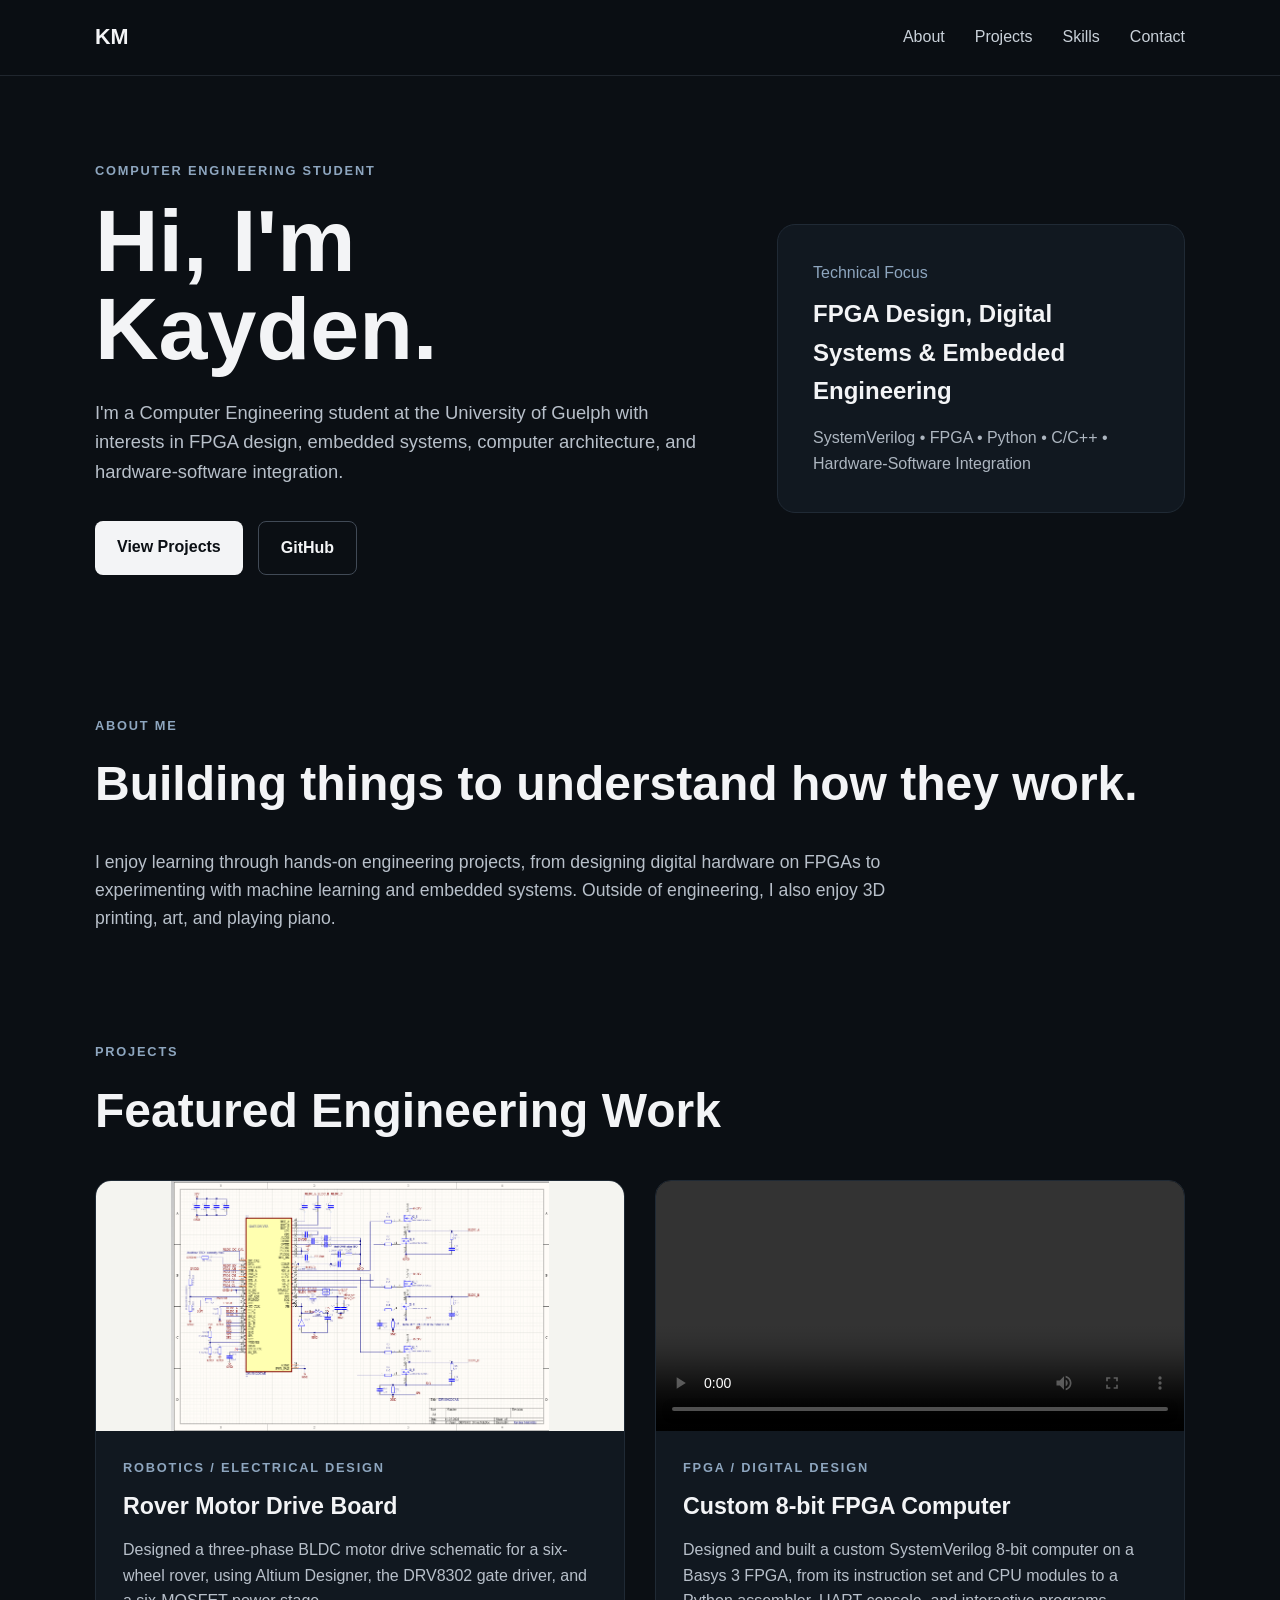
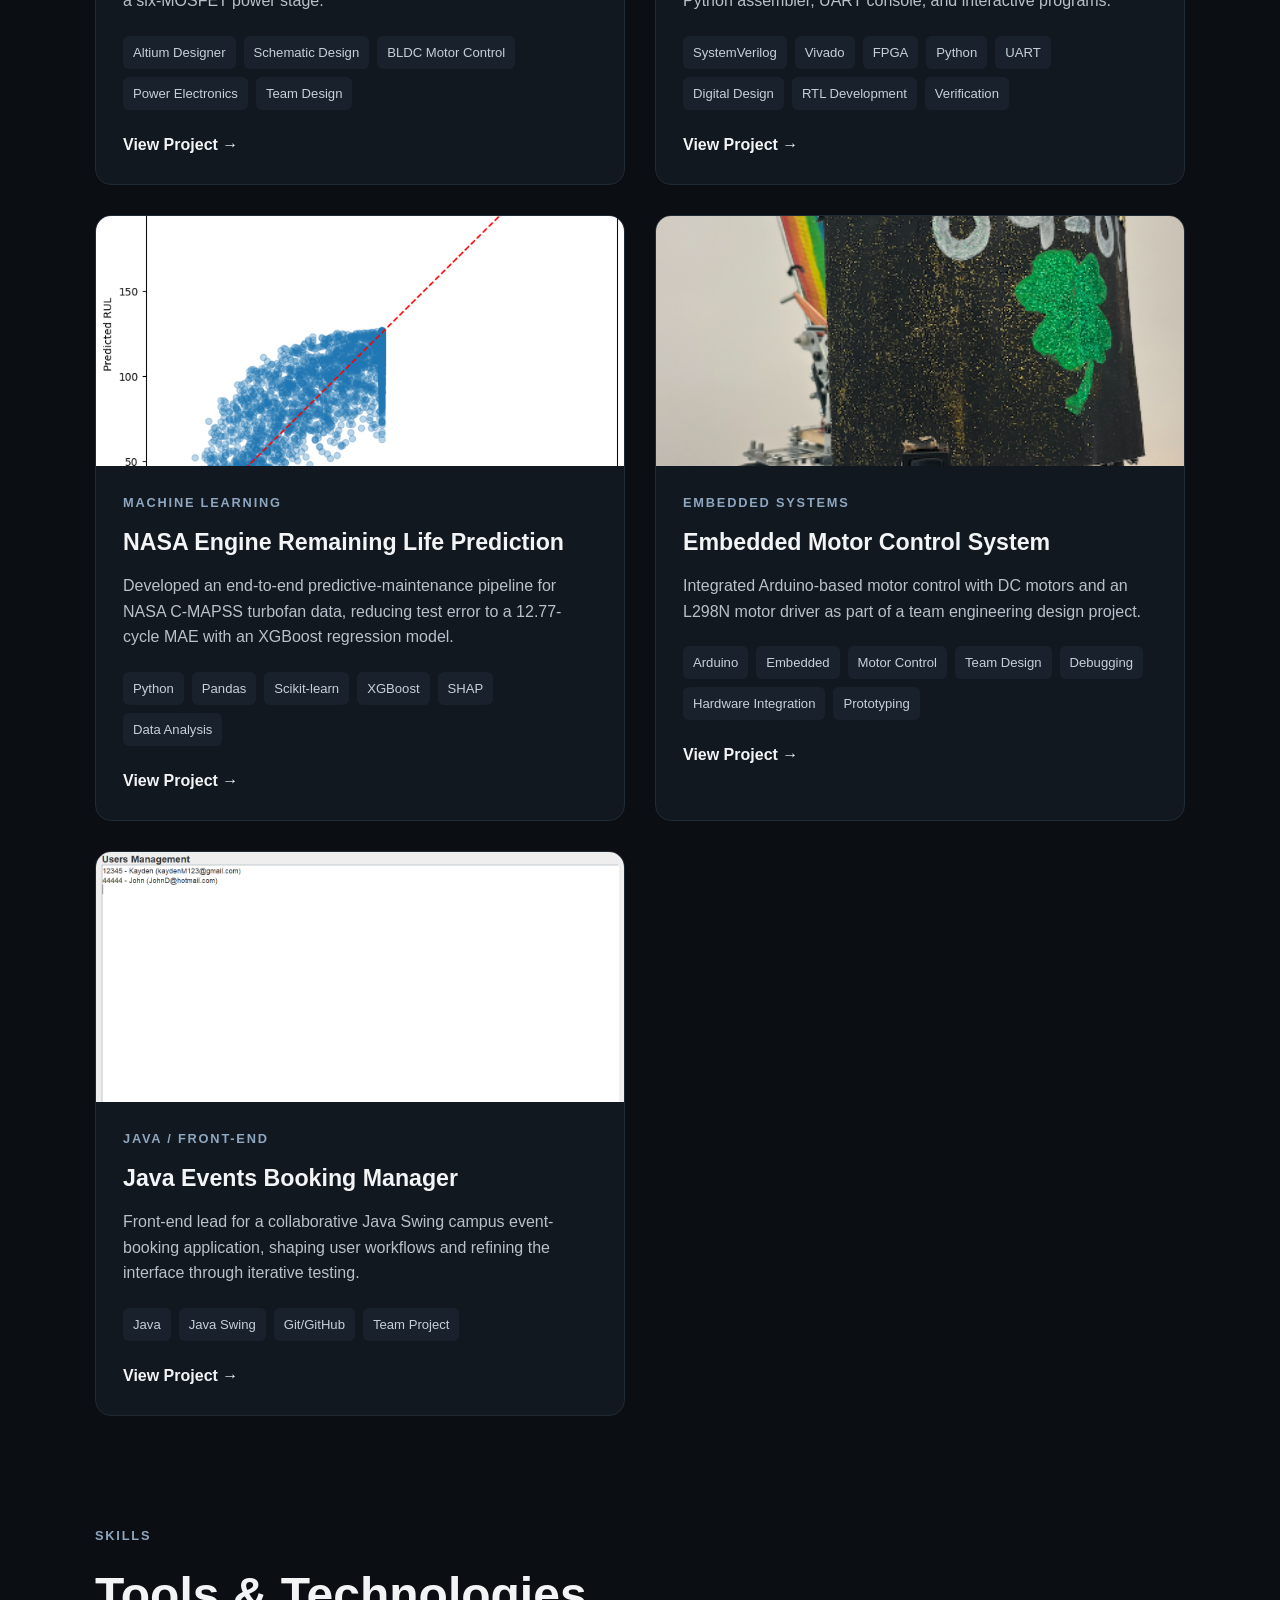
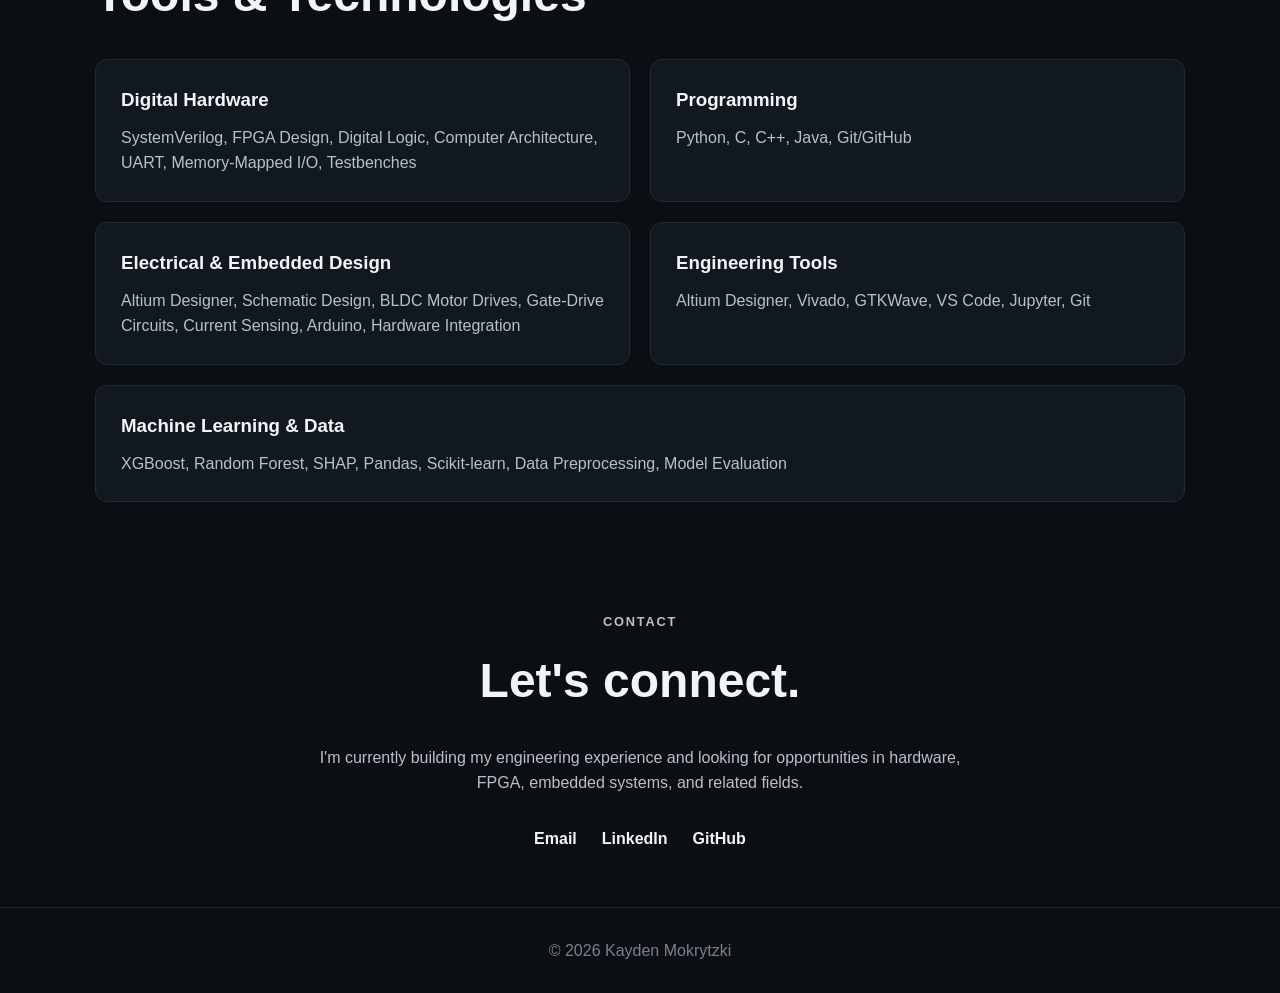
<file: index.html>
<!-- index.html -->
<!DOCTYPE html>
<html lang="en">
<head>
  <meta charset="UTF-8">
  <meta name="viewport" content="width=device-width, initial-scale=1.0">

  <title>Kayden Mokrytzki | Computer Engineering Portfolio</title>

  <link rel="stylesheet" href="style.css">
</head>
<body>

  <!-- NAVBAR -->
  <header>
    <nav class="navbar">
      <a href="#" class="logo">KM</a>

      <ul class="nav-links">
        <li><a href="#about">About</a></li>
        <li><a href="#projects">Projects</a></li>
        <li><a href="#skills">Skills</a></li>
        <li><a href="#contact">Contact</a></li>
      </ul>
    </nav>
  </header>

  <!-- HERO -->
  <main>
    <section class="hero">
      <div class="hero-text">
        <p class="eyebrow">COMPUTER ENGINEERING STUDENT</p>

        <h1>Hi, I'm Kayden.</h1>

        <p class="hero-description">
          I'm a Computer Engineering student at the University of Guelph
          with interests in FPGA design, embedded systems, computer architecture,
          and hardware-software integration.
        </p>

        <div class="hero-buttons">
          <a href="#projects" class="button primary-button">View Projects</a>

          <a
            href="https://github.com/kaydenmok/engineering-portfolio.git"
            target="_blank"
            class="button secondary-button"
          >
            GitHub
          </a>
        </div>
      </div>

      <div class="hero-card">
        <p>Technical Focus</p>
        <h2>FPGA Design, Digital Systems & Embedded Engineering</h2>
        <span>SystemVerilog • FPGA • Python • C/C++ • Hardware-Software Integration</span>
    </div>
    </section>

    <!-- ABOUT -->
    <section id="about" class="section">
      <p class="section-label">ABOUT ME</p>
      <h2>Building things to understand how they work.</h2>

      <p class="section-description">
        I enjoy learning through hands-on engineering projects, from designing
        digital hardware on FPGAs to experimenting with machine learning and
        embedded systems. Outside of engineering, I also enjoy 3D printing,
        art, and playing piano.
      </p>
    </section>

    <!-- PROJECTS -->
    <section id="projects" class="section">
      <p class="section-label">PROJECTS</p>
      <h2>Featured Engineering Work</h2>

      <div class="project-grid">

        <!-- ROBOTICS DRIVE BOARD -->
        <article class="project-card" data-project-url="projects/rover-drive-board.html" tabindex="0" role="link" aria-label="View Rover Motor Drive Board project">
          <div class="project-image project-image--schematic">
            <img src="images/DRVSCHEM.png" alt="Three-phase rover motor drive schematic in Altium Designer">
          </div>
          <div class="project-content">
            <p class="project-type">ROBOTICS / ELECTRICAL DESIGN</p>
            <h3>Rover Motor Drive Board</h3>
            <p>Designed a three-phase BLDC motor drive schematic for a six-wheel rover, using Altium Designer, the DRV8302 gate driver, and a six-MOSFET power stage.</p>
            <div class="tags"><span>Altium Designer</span><span>Schematic Design</span><span>BLDC Motor Control</span><span>Power Electronics</span><span>Team Design</span></div>
            <a href="projects/rover-drive-board.html" class="project-link">View Project →</a>
          </div>
        </article>

        <!-- FPGA PROJECT -->
        <article class="project-card" data-project-url="projects/fpga.html" tabindex="0" role="link" aria-label="View Custom 8-bit FPGA Computer project">
          <div class="project-image">
            <video controls preload="metadata" aria-label="Custom 8-bit FPGA computer demonstration video">
              <source src="videos/UART_calculator_demo.mp4" type="video/mp4">
              Your browser does not support this video format.
            </video>
          </div>

          <div class="project-content">
            <p class="project-type">FPGA / DIGITAL DESIGN</p>

            <h3>Custom 8-bit FPGA Computer</h3>

            <p>
              Designed and built a custom SystemVerilog 8-bit computer on a
              Basys 3 FPGA, from its instruction set and CPU modules to a
              Python assembler, UART console, and interactive programs.
            </p>

            <div class="tags">
              <span>SystemVerilog</span>
              <span>Vivado</span>
              <span>FPGA</span>
              <span>Python</span>
              <span>UART</span>
              <span>Digital Design</span>
              <span>RTL Development</span>
              <span>Verification</span>
            </div>

            <a href="projects/fpga.html" class="project-link">
              View Project →
            </a>
          </div>
        </article>

        <!-- NASA PROJECT -->
        <article class="project-card" data-project-url="projects/nasa-ml.html" tabindex="0" role="link" aria-label="View NASA Engine Remaining Life Prediction project">
          <div class="project-image">
            <img
              src="images/XGActualVsPredicted.png"
              alt="Actual versus predicted remaining useful life chart from the NASA engine prediction project"
            >
          </div>

          <div class="project-content">
            <p class="project-type">MACHINE LEARNING</p>

            <h3>NASA Engine Remaining Life Prediction</h3>

            <p>
              Developed an end-to-end predictive-maintenance pipeline for NASA
              C-MAPSS turbofan data, reducing test error to a 12.77-cycle MAE
              with an XGBoost regression model.
            </p>

            <div class="tags">
              <span>Python</span>
              <span>Pandas</span>
              <span>Scikit-learn</span>
              <span>XGBoost</span>
              <span>SHAP</span>
              <span>Data Analysis</span>
            </div>

            <a href="projects/nasa-ml.html" class="project-link">
              View Project →
            </a>
          </div>
        </article>

        <!-- MOTOR CONTROL PROJECT -->
        <article class="project-card" data-project-url="projects/motor-control.html" tabindex="0" role="link" aria-label="View Embedded Motor Control System project">
          <div class="project-image">
            <img
              src="images/TeddyBearWheelChair.png"
              alt="Small motorized wheelchair prototype used in the embedded motor control project"
            >
          </div>

          <div class="project-content">
            <p class="project-type">EMBEDDED SYSTEMS</p>

            <h3>Embedded Motor Control System</h3>

            <p>
              Integrated Arduino-based motor control with DC motors and an
              L298N motor driver as part of a team engineering design project.
            </p>

            <div class="tags">
              <span>Arduino</span>
              <span>Embedded</span>
              <span>Motor Control</span>
              <span>Team Design</span>
              <span>Debugging</span>
              <span>Hardware Integration</span>
              <span>Prototyping</span>
            </div>

            <a href="projects/motor-control.html" class="project-link">
              View Project →
            </a>
          </div>
        </article>

        <!-- JAVA EVENTS BOOKING MANAGER -->
        <article class="project-card" data-project-url="projects/java-events-booking.html" tabindex="0" role="link" aria-label="View Java Events Booking Manager Application project">
          <div class="project-image">
            <img
              src="images/Java_Events_Booking_Manager.png"
              alt="Java Events Booking Manager application interface"
            >
          </div>

          <div class="project-content">
            <p class="project-type">JAVA / FRONT-END</p>

            <h3>Java Events Booking Manager</h3>

            <p>
              Front-end lead for a collaborative Java Swing campus event-booking
              application, shaping user workflows and refining the interface
              through iterative testing.
            </p>

            <div class="tags">
              <span>Java</span>
              <span>Java Swing</span>
              <span>Git/GitHub</span>
              <span>Team Project</span>
            </div>

            <a href="projects/java-events-booking.html" class="project-link">
              View Project →
            </a>
          </div>
        </article>


      </div>
    </section>

    <!-- SKILLS -->
    <section id="skills" class="section">
      <p class="section-label">SKILLS</p>
      <h2>Tools & Technologies</h2>

      <div class="skills-grid">
        <div class="skill-card">
            <h3>Digital Hardware</h3>
            <p>
            SystemVerilog, FPGA Design, Digital Logic, Computer Architecture,
            UART, Memory-Mapped I/O, Testbenches
            </p>
        </div>

    <div class="skill-card">
        <h3>Programming</h3>
        <p>
        Python, C, C++, Java, Git/GitHub
        </p>
    </div>

    <div class="skill-card">
        <h3>Electrical &amp; Embedded Design</h3>
        <p>
        Altium Designer, Schematic Design, BLDC Motor Drives,
        Gate-Drive Circuits, Current Sensing, Arduino, Hardware Integration
        </p>
    </div>

    <div class="skill-card">
        <h3>Engineering Tools</h3>
        <p>
        Altium Designer, Vivado, GTKWave, VS Code, Jupyter, Git
        </p>
    </div>

    <div class="skill-card">
        <h3>Machine Learning & Data</h3>
        <p>
        XGBoost, Random Forest, SHAP, Pandas, Scikit-learn,
        Data Preprocessing, Model Evaluation
        </p>
    </div>
    </div>
    </section>

    <!-- CONTACT -->
    <section id="contact" class="section contact-section">
      <p class="section-label">CONTACT</p>

      <h2>Let's connect.</h2>

      <p>
        I'm currently building my engineering experience and looking for
        opportunities in hardware, FPGA, embedded systems, and related fields.
      </p>

      <div class="contact-links">
        <a href="mailto:kaydenmokrytzki@gmail.com">Email</a>

        <a
          href="https://www.linkedin.com/in/kayden-mokrytzki"
          target="_blank"
        >
          LinkedIn
        </a>

        <a
          href="https://github.com/"
          target="_blank"
        >
          GitHub
        </a>
      </div>
    </section>
  </main>

  <footer>
    <p>© <span id="year"></span> Kayden Mokrytzki</p>
  </footer>

  <script src="script.js"></script>
</body>
</html>
</file>
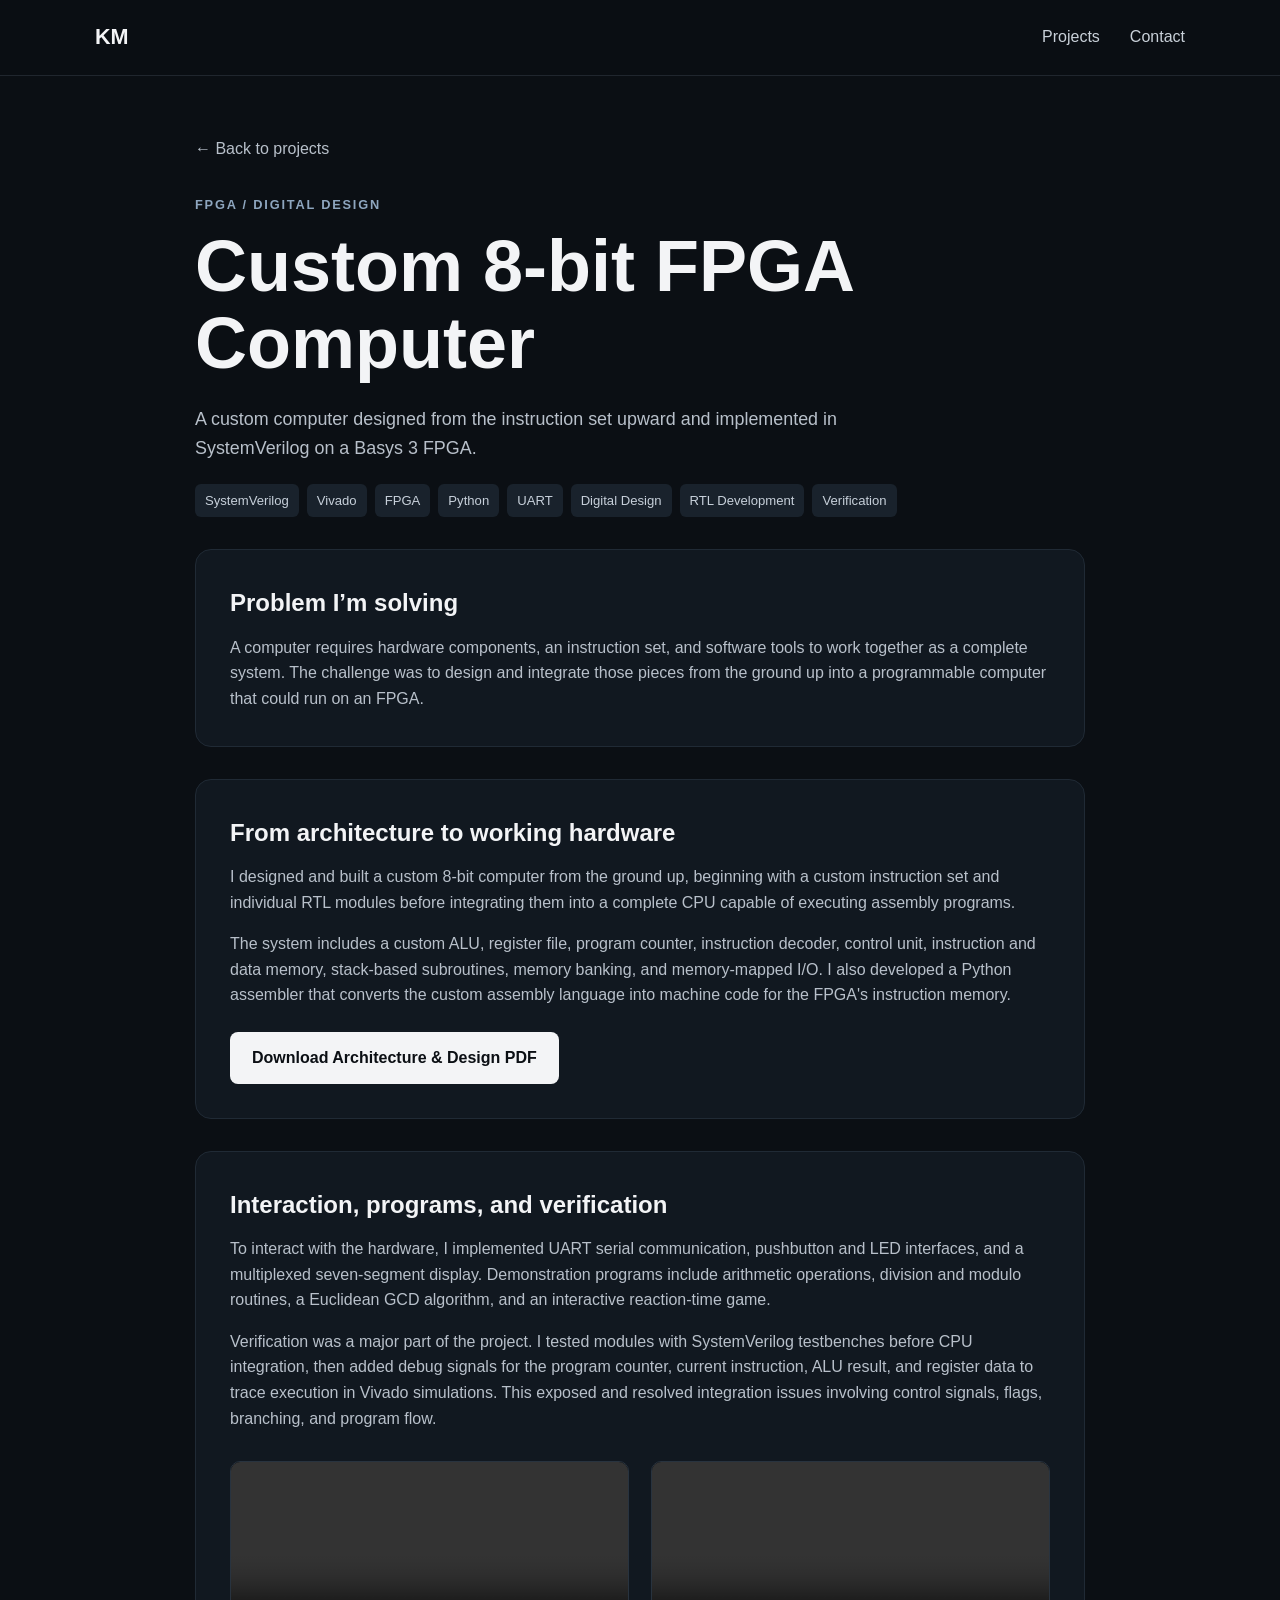
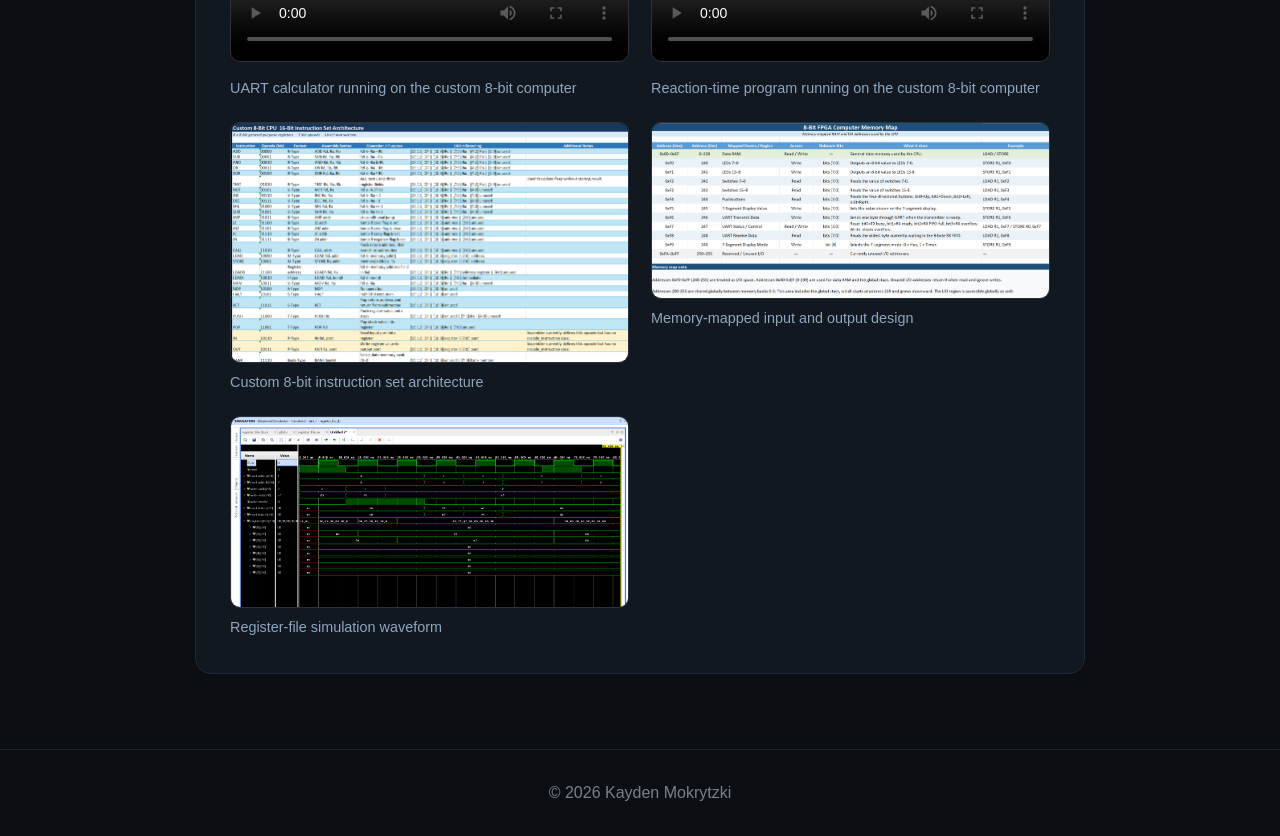
<file: projects/fpga.html>
<!DOCTYPE html>
<html lang="en"><head><meta charset="UTF-8"><meta name="viewport" content="width=device-width, initial-scale=1.0"><title>Custom 8-bit FPGA Computer | Kayden Mokrytzki</title><link rel="stylesheet" href="../style.css"></head>
<body><header><nav class="navbar"><a href="../index.html" class="logo">KM</a><ul class="nav-links"><li><a href="../index.html#projects">Projects</a></li><li><a href="../index.html#contact">Contact</a></li></ul></nav></header><main class="project-page"><a class="back-link" href="../index.html#projects">← Back to projects</a><div class="project-intro"><p class="project-type">FPGA / DIGITAL DESIGN</p><h1>Custom 8-bit FPGA Computer</h1><p>A custom computer designed from the instruction set upward and implemented in SystemVerilog on a Basys 3 FPGA.</p><div class="tags"><span>SystemVerilog</span><span>Vivado</span><span>FPGA</span><span>Python</span><span>UART</span></div></div><section class="project-detail"><h2>Problem I’m solving</h2><p>A computer requires hardware components, an instruction set, and software tools to work together as a complete system. The challenge was to design and integrate those pieces from the ground up into a programmable computer that could run on an FPGA.</p></section><section class="project-detail"><h2>From architecture to working hardware</h2><p>I designed and built a custom 8-bit computer from the ground up, beginning with a custom instruction set and individual RTL modules before integrating them into a complete CPU capable of executing assembly programs.</p><p>The system includes a custom ALU, register file, program counter, instruction decoder, control unit, instruction and data memory, stack-based subroutines, memory banking, and memory-mapped I/O. I also developed a Python assembler that converts the custom assembly language into machine code for the FPGA's instruction memory.</p><a class="button download-button" href="../downloads/Architecture%20%26%20Design.pdf" download>Download Architecture &amp; Design PDF</a></section><section class="project-detail"><h2>Interaction, programs, and verification</h2><p>To interact with the hardware, I implemented UART serial communication, pushbutton and LED interfaces, and a multiplexed seven-segment display. Demonstration programs include arithmetic operations, division and modulo routines, a Euclidean GCD algorithm, and an interactive reaction-time game.</p><p>Verification was a major part of the project. I tested modules with SystemVerilog testbenches before CPU integration, then added debug signals for the program counter, current instruction, ALU result, and register data to trace execution in Vivado simulations. This exposed and resolved integration issues involving control signals, flags, branching, and program flow.</p><div class="media-gallery"><figure><video controls preload="metadata"><source src="../videos/UART_calculator_demo.mp4" type="video/mp4">Your browser does not support this video format.</video><figcaption>UART calculator running on the custom 8-bit computer</figcaption></figure><figure><video controls preload="metadata"><source src="../videos/reaction_time_game_demo.mp4" type="video/mp4">Your browser does not support this video format.</video><figcaption>Reaction-time program running on the custom 8-bit computer</figcaption></figure><figure><img src="../images/Custom8BitISA.png" alt="Custom 8-bit computer instruction set architecture"><figcaption>Custom 8-bit instruction set architecture</figcaption></figure><figure><img src="../images/Memory_Mapped_IO.png" alt="Memory-mapped input and output design"><figcaption>Memory-mapped input and output design</figcaption></figure><figure><img src="../images/register_file_waveform.png" alt="Register file simulation waveform"><figcaption>Register-file simulation waveform</figcaption></figure></div></section></main><footer><p>© <span id="year"></span> Kayden Mokrytzki</p></footer><script src="../script.js"></script></body></html>
</file>
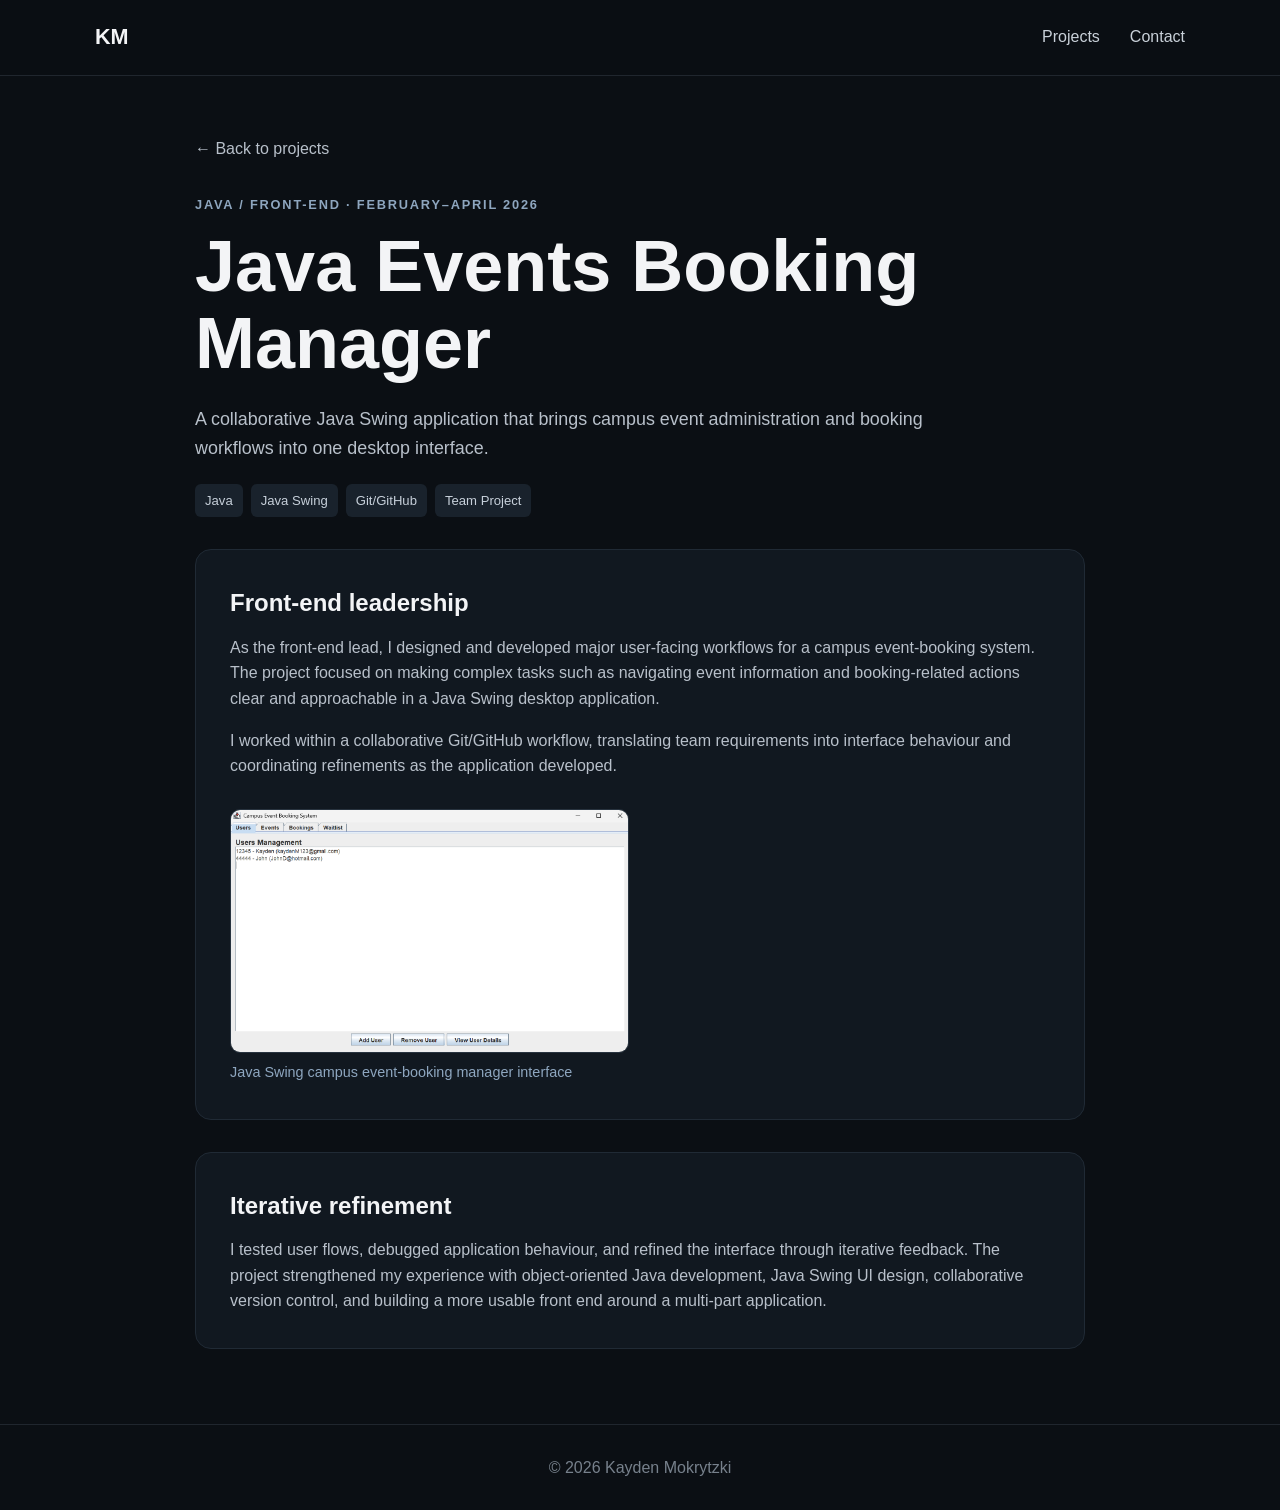
<file: projects/java-events-booking.html>
<!DOCTYPE html>
<html lang="en">
<head><meta charset="UTF-8"><meta name="viewport" content="width=device-width, initial-scale=1.0"><title>Java Events Booking Manager | Kayden Mokrytzki</title><link rel="stylesheet" href="../style.css"></head>
<body><header><nav class="navbar"><a href="../index.html" class="logo">KM</a><ul class="nav-links"><li><a href="../index.html#projects">Projects</a></li><li><a href="../index.html#contact">Contact</a></li></ul></nav></header>
<main class="project-page"><a class="back-link" href="../index.html#projects">← Back to projects</a><div class="project-intro"><p class="project-type">JAVA / FRONT-END · FEBRUARY–APRIL 2026</p><h1>Java Events Booking Manager</h1><p>A collaborative Java Swing application that brings campus event administration and booking workflows into one desktop interface.</p><div class="tags"><span>Java</span><span>Java Swing</span><span>Git/GitHub</span><span>Team Project</span></div></div><section class="project-detail"><h2>Front-end leadership</h2><p>As the front-end lead, I designed and developed major user-facing workflows for a campus event-booking system. The project focused on making complex tasks such as navigating event information and booking-related actions clear and approachable in a Java Swing desktop application.</p><p>I worked within a collaborative Git/GitHub workflow, translating team requirements into interface behaviour and coordinating refinements as the application developed.</p><div class="media-gallery"><figure><img src="../images/Java_Events_Booking_Manager.png" alt="Java Events Booking Manager application interface"><figcaption>Java Swing campus event-booking manager interface</figcaption></figure></div></section><section class="project-detail"><h2>Iterative refinement</h2><p>I tested user flows, debugged application behaviour, and refined the interface through iterative feedback. The project strengthened my experience with object-oriented Java development, Java Swing UI design, collaborative version control, and building a more usable front end around a multi-part application.</p></section></main><footer><p>© <span id="year"></span> Kayden Mokrytzki</p></footer><script src="../script.js"></script></body></html>
</file>
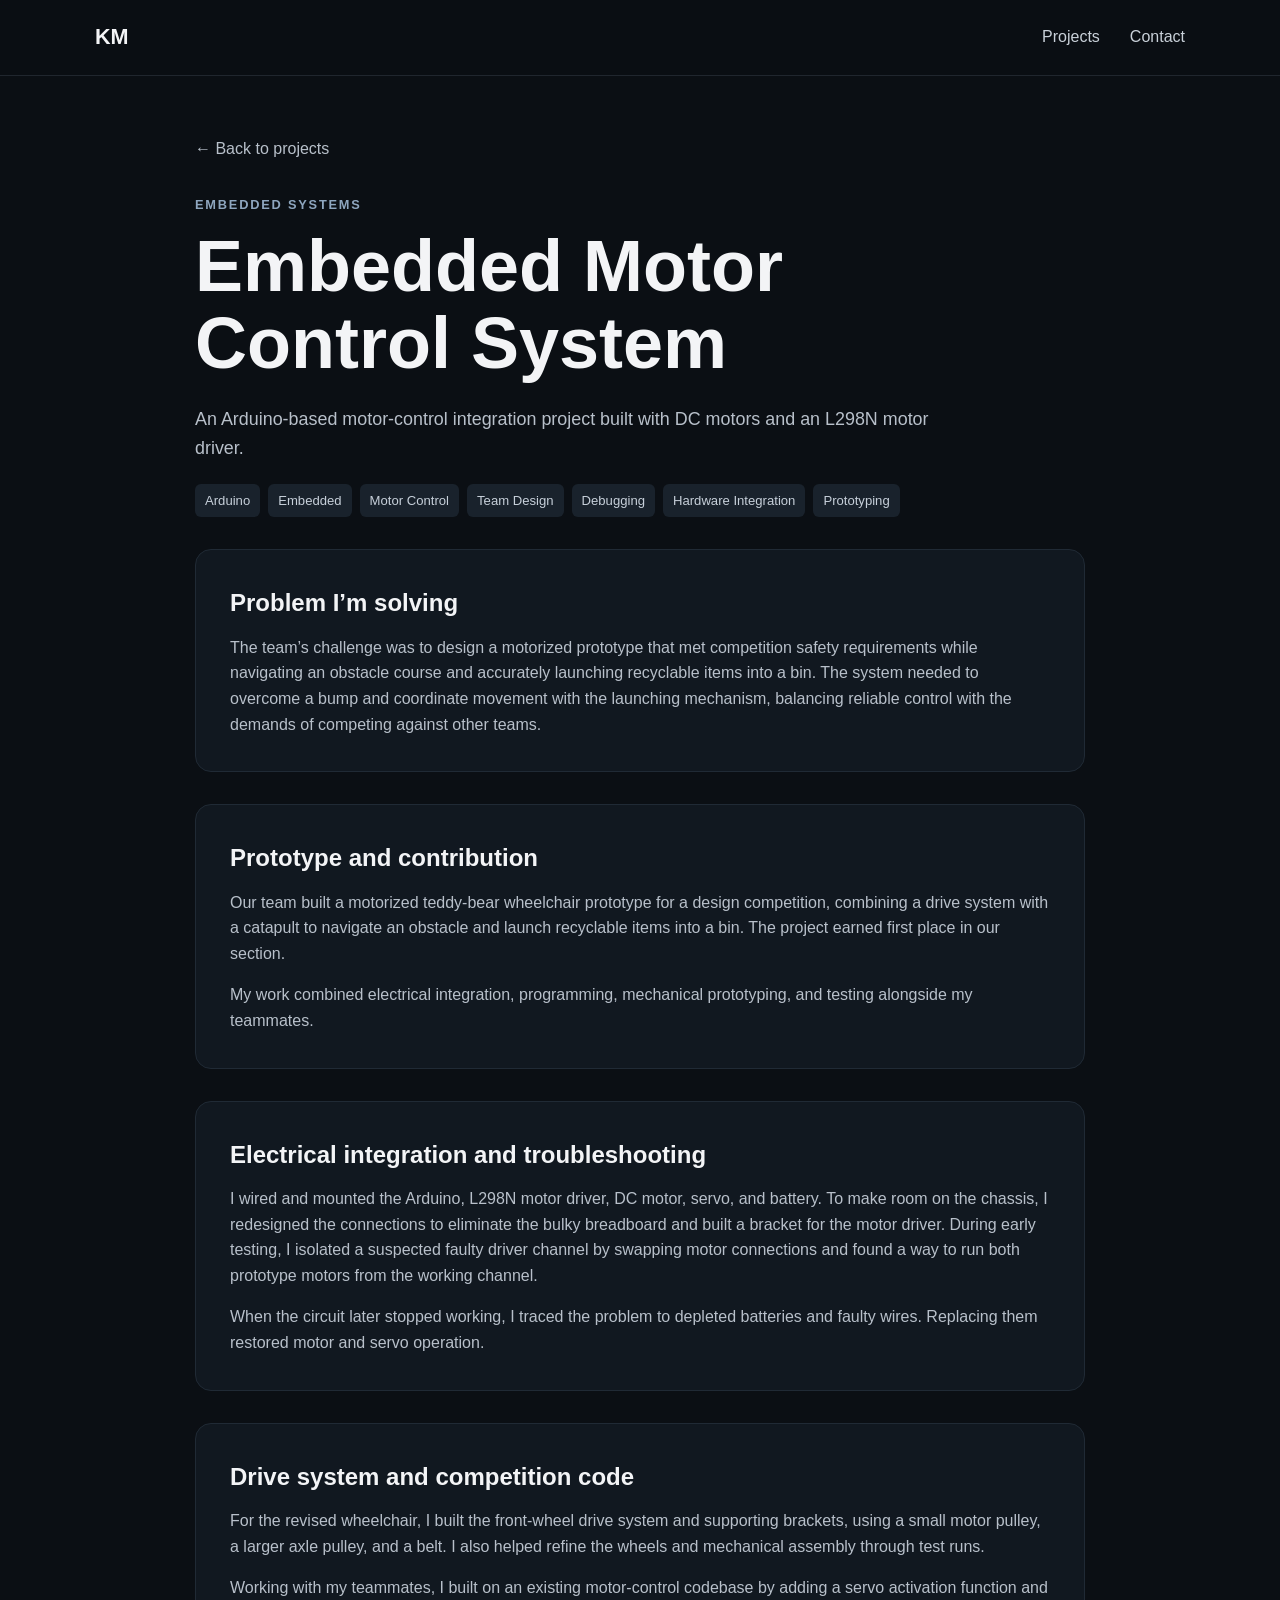
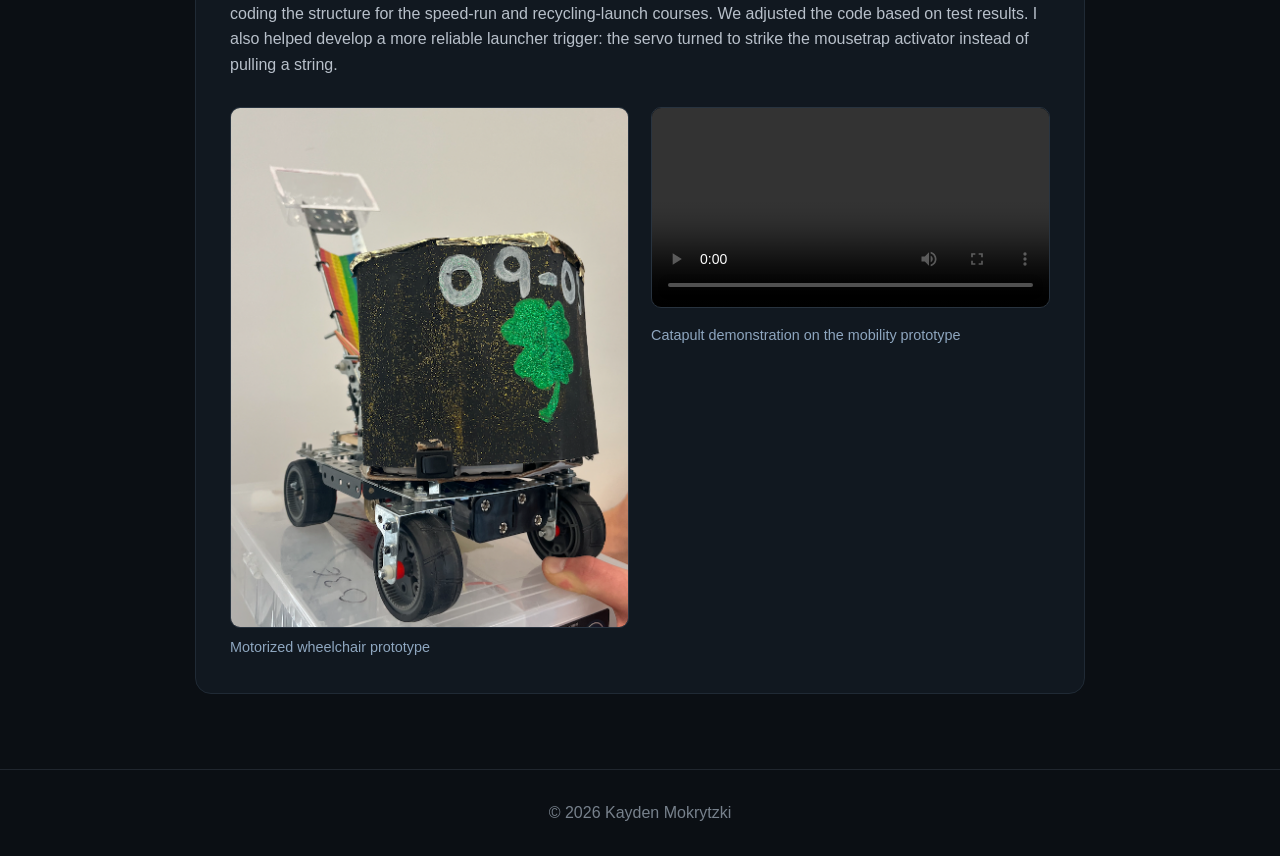
<file: projects/motor-control.html>
<!DOCTYPE html>
<html lang="en"><head><meta charset="UTF-8"><meta name="viewport" content="width=device-width, initial-scale=1.0"><title>Embedded Motor Control System | Kayden Mokrytzki</title><link rel="stylesheet" href="../style.css"></head>
<body><header><nav class="navbar"><a href="../index.html" class="logo">KM</a><ul class="nav-links"><li><a href="../index.html#projects">Projects</a></li><li><a href="../index.html#contact">Contact</a></li></ul></nav></header><main class="project-page"><a class="back-link" href="../index.html#projects">← Back to projects</a><div class="project-intro"><p class="project-type">EMBEDDED SYSTEMS</p><h1>Embedded Motor Control System</h1><p>An Arduino-based motor-control integration project built with DC motors and an L298N motor driver.</p><div class="tags"><span>Arduino</span><span>Embedded</span><span>Motor Control</span><span>Team Design</span></div></div><section class="project-detail"><h2>Problem I’m solving</h2><p>The team’s challenge was to design a motorized prototype that met competition safety requirements while navigating an obstacle course and accurately launching recyclable items into a bin. The system needed to overcome a bump and coordinate movement with the launching mechanism, balancing reliable control with the demands of competing against other teams.</p></section><section class="project-detail"><h2>Prototype and contribution</h2><p>Our team built a motorized teddy-bear wheelchair prototype for a design competition, combining a drive system with a catapult to navigate an obstacle and launch recyclable items into a bin. The project earned first place in our section.</p><p>My work combined electrical integration, programming, mechanical prototyping, and testing alongside my teammates.</p></section><section class="project-detail"><h2>Electrical integration and troubleshooting</h2><p>I wired and mounted the Arduino, L298N motor driver, DC motor, servo, and battery. To make room on the chassis, I redesigned the connections to eliminate the bulky breadboard and built a bracket for the motor driver. During early testing, I isolated a suspected faulty driver channel by swapping motor connections and found a way to run both prototype motors from the working channel.</p><p>When the circuit later stopped working, I traced the problem to depleted batteries and faulty wires. Replacing them restored motor and servo operation.</p></section><section class="project-detail"><h2>Drive system and competition code</h2><p>For the revised wheelchair, I built the front-wheel drive system and supporting brackets, using a small motor pulley, a larger axle pulley, and a belt. I also helped refine the wheels and mechanical assembly through test runs.</p><p>Working with my teammates, I built on an existing motor-control codebase by adding a servo activation function and coding the structure for the speed-run and recycling-launch courses. We adjusted the code based on test results. I also helped develop a more reliable launcher trigger: the servo turned to strike the mousetrap activator instead of pulling a string.</p><div class="media-gallery"><figure><img src="../images/TeddyBearWheelChair.png" alt="Motorized wheelchair prototype"><figcaption>Motorized wheelchair prototype</figcaption></figure><figure><video controls preload="metadata"><source src="../videos/TeddyBearWheelchairCatapult.mp4" type="video/mp4">Your browser does not support this video format.</video><figcaption>Catapult demonstration on the mobility prototype</figcaption></figure></div></section></main><footer><p>© <span id="year"></span> Kayden Mokrytzki</p></footer><script src="../script.js"></script></body></html>
</file>
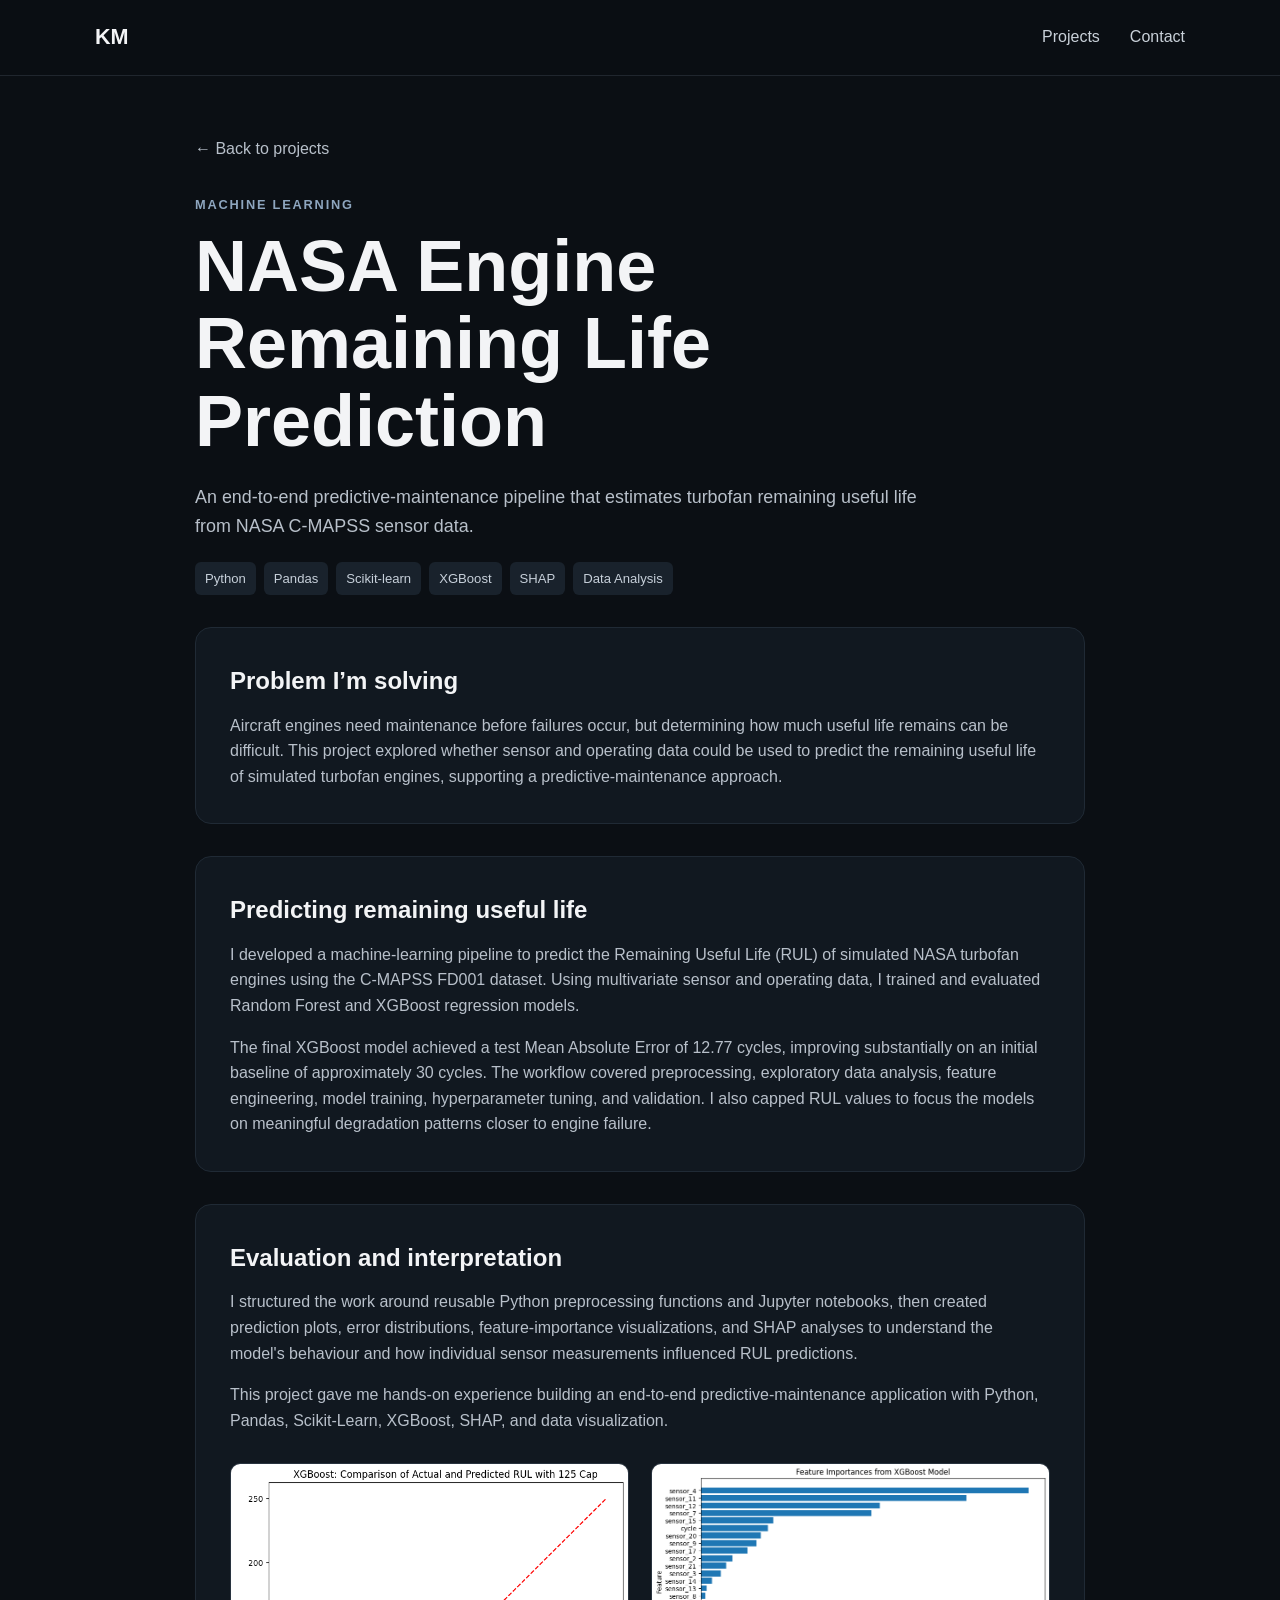
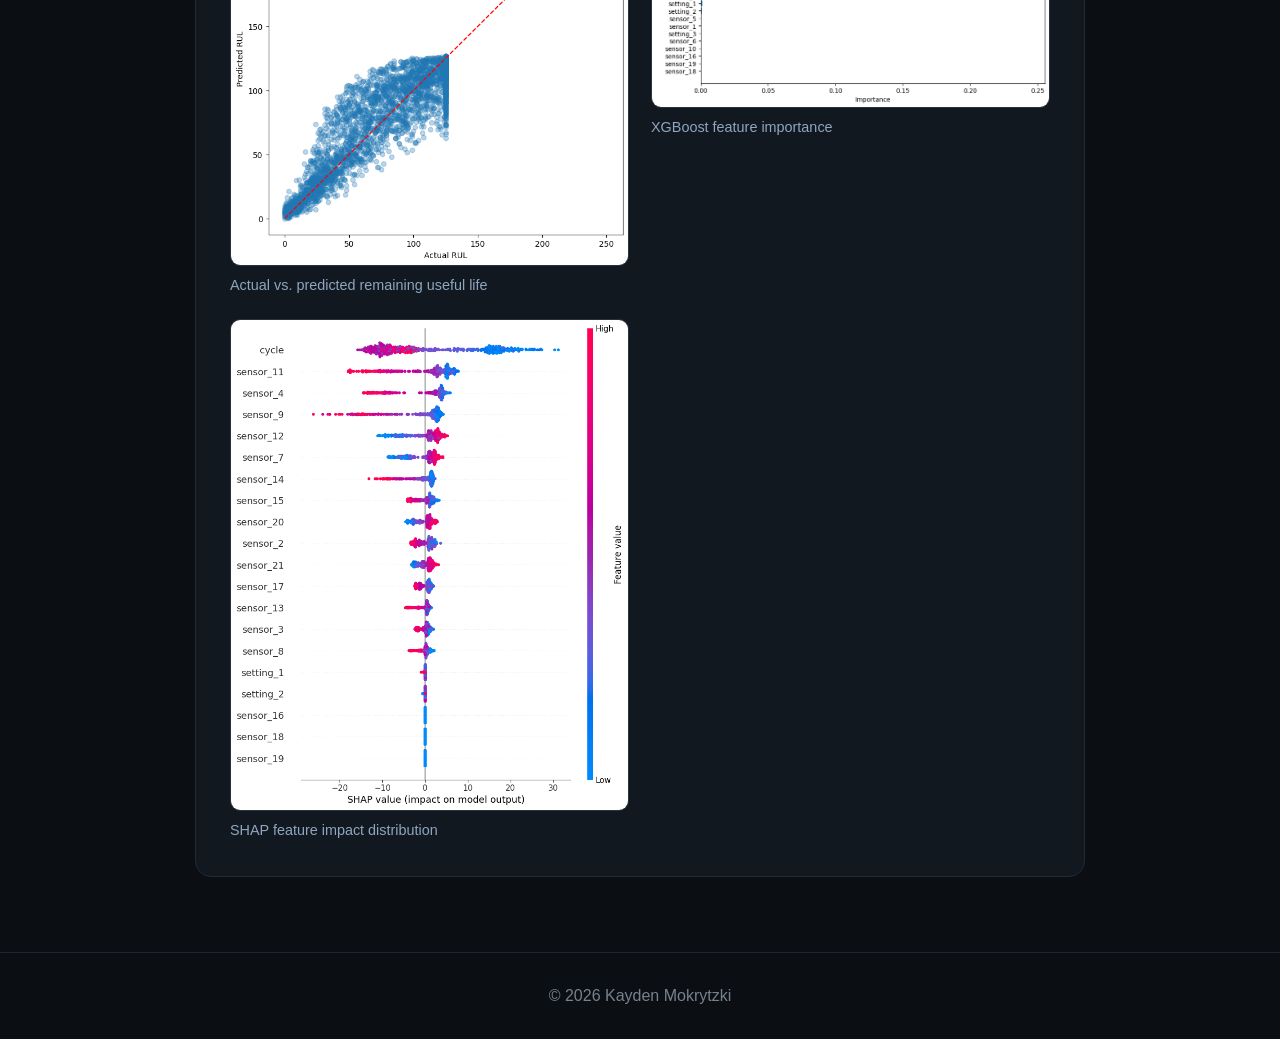
<file: projects/nasa-ml.html>
<!DOCTYPE html>
<html lang="en">
<head>
  <meta charset="UTF-8">
  <meta name="viewport" content="width=device-width, initial-scale=1.0">
  <title>NASA Engine Remaining Life Prediction | Kayden Mokrytzki</title>
  <link rel="stylesheet" href="../style.css">
</head>
<body>
  <header><nav class="navbar"><a href="../index.html" class="logo">KM</a><ul class="nav-links"><li><a href="../index.html#projects">Projects</a></li><li><a href="../index.html#contact">Contact</a></li></ul></nav></header>
  <main class="project-page">
    <a class="back-link" href="../index.html#projects">← Back to projects</a>
    <div class="project-intro">
      <p class="project-type">MACHINE LEARNING</p>
      <h1>NASA Engine Remaining Life Prediction</h1>
      <p>An end-to-end predictive-maintenance pipeline that estimates turbofan remaining useful life from NASA C-MAPSS sensor data.</p>
      <div class="tags"><span>Python</span><span>Pandas</span><span>Scikit-learn</span><span>XGBoost</span><span>SHAP</span><span>Data Analysis</span></div>
    </div>
    <section class="project-detail">
      <h2>Problem I’m solving</h2>
      <p>Aircraft engines need maintenance before failures occur, but determining how much useful life remains can be difficult. This project explored whether sensor and operating data could be used to predict the remaining useful life of simulated turbofan engines, supporting a predictive-maintenance approach.</p>
    </section>
    <section class="project-detail">
      <h2>Predicting remaining useful life</h2>
      <p>I developed a machine-learning pipeline to predict the Remaining Useful Life (RUL) of simulated NASA turbofan engines using the C-MAPSS FD001 dataset. Using multivariate sensor and operating data, I trained and evaluated Random Forest and XGBoost regression models.</p>
      <p>The final XGBoost model achieved a test Mean Absolute Error of 12.77 cycles, improving substantially on an initial baseline of approximately 30 cycles. The workflow covered preprocessing, exploratory data analysis, feature engineering, model training, hyperparameter tuning, and validation. I also capped RUL values to focus the models on meaningful degradation patterns closer to engine failure.</p>
    </section>
    <section class="project-detail">
      <h2>Evaluation and interpretation</h2>
      <p>I structured the work around reusable Python preprocessing functions and Jupyter notebooks, then created prediction plots, error distributions, feature-importance visualizations, and SHAP analyses to understand the model's behaviour and how individual sensor measurements influenced RUL predictions.</p>
      <p>This project gave me hands-on experience building an end-to-end predictive-maintenance application with Python, Pandas, Scikit-Learn, XGBoost, SHAP, and data visualization.</p>
      <div class="media-gallery">
        <figure><img src="../images/XGActualVsPredicted.png" alt="Actual versus predicted remaining useful life"><figcaption>Actual vs. predicted remaining useful life</figcaption></figure>
        <figure><img src="../images/XGFeatureImportance.png" alt="XGBoost feature importance chart"><figcaption>XGBoost feature importance</figcaption></figure>
        <figure><img src="../images/SHAPBeeSwarmPlot.png" alt="SHAP beeswarm plot"><figcaption>SHAP feature impact distribution</figcaption></figure>
      </div>
    </section>
  </main>
  <footer><p>© <span id="year"></span> Kayden Mokrytzki</p></footer>
  <script src="../script.js"></script>
</body>
</html>
</file>
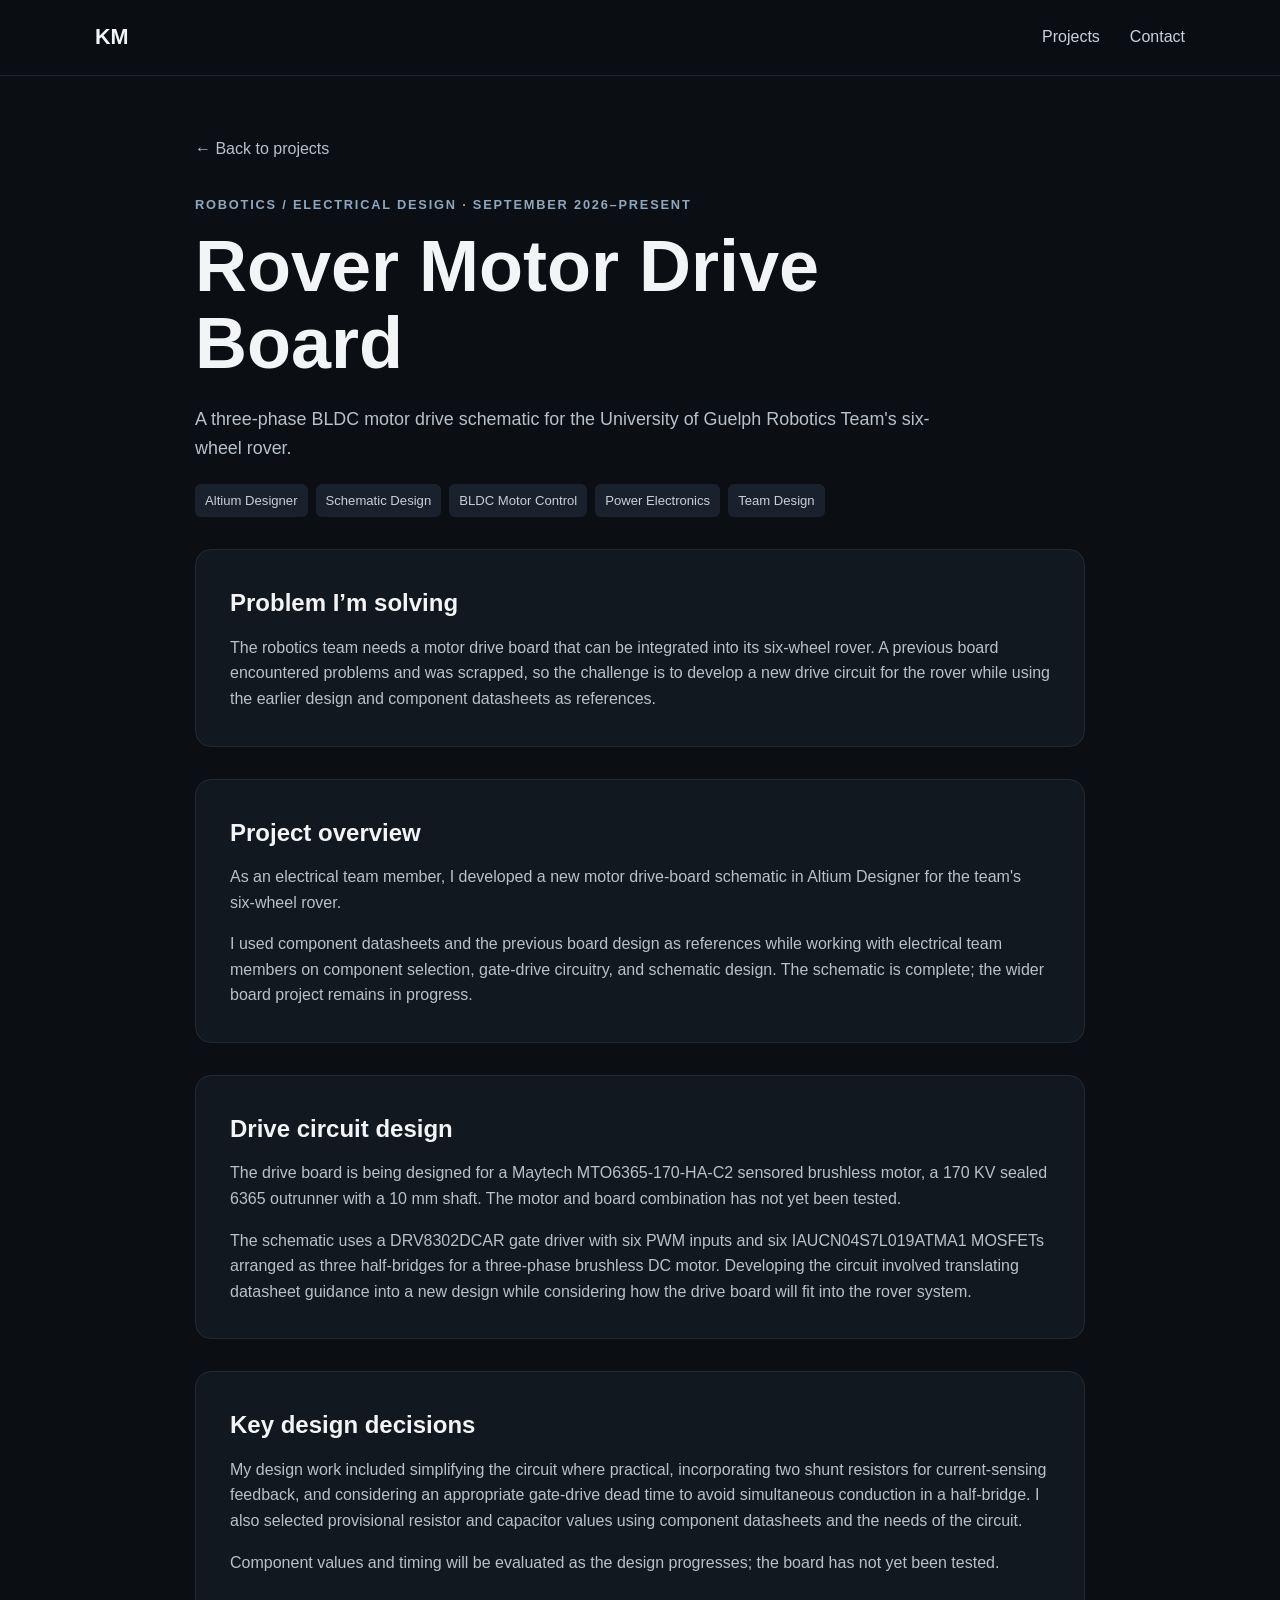
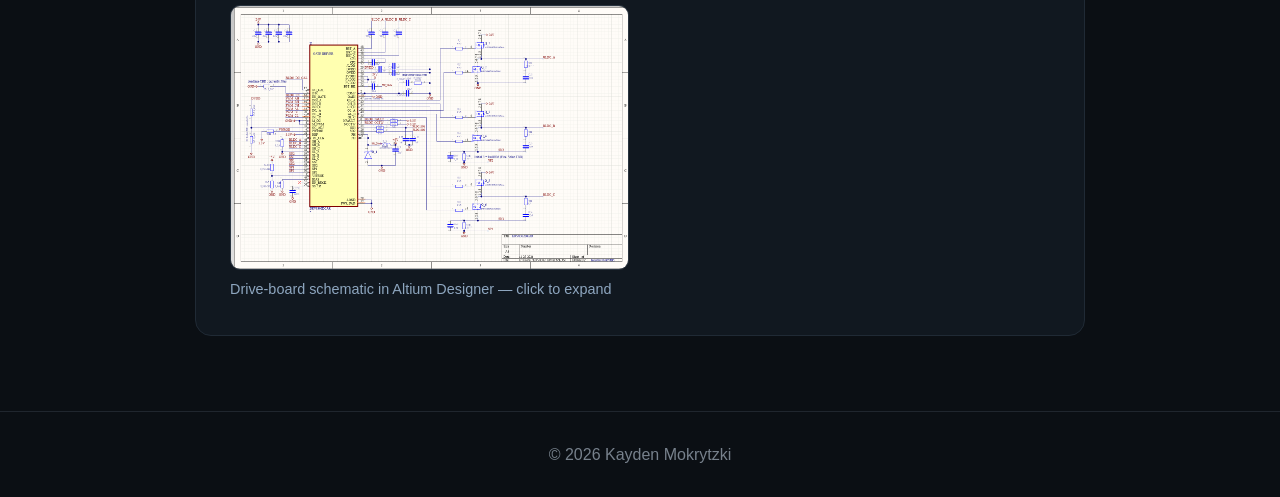
<file: projects/rover-drive-board.html>
<!DOCTYPE html>
<html lang="en">
<head>
  <meta charset="UTF-8">
  <meta name="viewport" content="width=device-width, initial-scale=1.0">
  <title>Rover Motor Drive Board | Kayden Mokrytzki</title>
  <link rel="stylesheet" href="../style.css">
</head>
<body>
  <header><nav class="navbar"><a href="../index.html" class="logo">KM</a><ul class="nav-links"><li><a href="../index.html#projects">Projects</a></li><li><a href="../index.html#contact">Contact</a></li></ul></nav></header>
  <main class="project-page">
    <a class="back-link" href="../index.html#projects">← Back to projects</a>
    <div class="project-intro">
      <p class="project-type">ROBOTICS / ELECTRICAL DESIGN · SEPTEMBER 2026–PRESENT</p>
      <h1>Rover Motor Drive Board</h1>
      <p>A three-phase BLDC motor drive schematic for the University of Guelph Robotics Team's six-wheel rover.</p>
      <div class="tags"><span>Altium Designer</span><span>Schematic Design</span><span>BLDC Motor Control</span><span>Power Electronics</span><span>Team Design</span></div>
    </div>
    <section class="project-detail">
      <h2>Problem I’m solving</h2>
      <p>The robotics team needs a motor drive board that can be integrated into its six-wheel rover. A previous board encountered problems and was scrapped, so the challenge is to develop a new drive circuit for the rover while using the earlier design and component datasheets as references.</p>
    </section>
    <section class="project-detail">
      <h2>Project overview</h2>
      <p>As an electrical team member, I developed a new motor drive-board schematic in Altium Designer for the team's six-wheel rover.</p>
      <p>I used component datasheets and the previous board design as references while working with electrical team members on component selection, gate-drive circuitry, and schematic design. The schematic is complete; the wider board project remains in progress.</p>
    </section>
    <section class="project-detail">
      <h2>Drive circuit design</h2>
      <p>The drive board is being designed for a Maytech MTO6365-170-HA-C2 sensored brushless motor, a 170 KV sealed 6365 outrunner with a 10 mm shaft. The motor and board combination has not yet been tested.</p>
      <p>The schematic uses a DRV8302DCAR gate driver with six PWM inputs and six IAUCN04S7L019ATMA1 MOSFETs arranged as three half-bridges for a three-phase brushless DC motor. Developing the circuit involved translating datasheet guidance into a new design while considering how the drive board will fit into the rover system.</p>
    </section>
    <section class="project-detail">
      <h2>Key design decisions</h2>
      <p>My design work included simplifying the circuit where practical, incorporating two shunt resistors for current-sensing feedback, and considering an appropriate gate-drive dead time to avoid simultaneous conduction in a half-bridge. I also selected provisional resistor and capacitor values using component datasheets and the needs of the circuit.</p>
      <p>Component values and timing will be evaluated as the design progresses; the board has not yet been tested.</p>
      <div class="media-gallery">
        <figure><img src="../images/DRVSCHEM.png" alt="Altium schematic showing the DRV8302 gate driver and three-phase six-MOSFET power stage"><figcaption>Drive-board schematic in Altium Designer — click to expand</figcaption></figure>
      </div>
    </section>
  </main>
  <footer><p>© <span id="year"></span> Kayden Mokrytzki</p></footer>
  <script src="../script.js"></script>
</body>
</html>
</file>
<file: style.css>
/* style.css */

* {
  margin: 0;
  padding: 0;
  box-sizing: border-box;
}

html {
  scroll-behavior: smooth;
}

body {
  font-family: Arial, Helvetica, sans-serif;
  background: #0b0f14;
  color: #f3f4f6;
  line-height: 1.6;
}

a {
  color: inherit;
  text-decoration: none;
}

img {
  width: 100%;
  display: block;
}

/* NAVBAR */

header {
  position: sticky;
  top: 0;
  z-index: 1000;
  background: rgba(11, 15, 20, 0.92);
  border-bottom: 1px solid #20262e;
  backdrop-filter: blur(10px);
}

.navbar {
  max-width: 1150px;
  margin: 0 auto;
  padding: 20px 30px;

  display: flex;
  justify-content: space-between;
  align-items: center;
}

.logo {
  font-size: 1.35rem;
  font-weight: 700;
}

.nav-links {
  list-style: none;
  display: flex;
  gap: 30px;
}

.nav-links a {
  color: #c9d1d9;
  transition: 0.2s ease;
}

.nav-links a:hover {
  color: white;
}

/* HERO */

.hero {
  max-width: 1150px;
  margin: 0 auto;
  min-height: 65vh;
  padding: 72px 30px;

  display: grid;
  grid-template-columns: 1.5fr 1fr;
  gap: 70px;
  align-items: center;
}

.eyebrow,
.section-label,
.project-type {
  font-size: 0.8rem;
  letter-spacing: 0.14em;
  font-weight: 700;
  color: #8ea6bf;
}

.hero h1 {
  font-size: clamp(3rem, 7vw, 5.5rem);
  line-height: 1;
  margin: 15px 0 25px;
}

.hero-description {
  max-width: 650px;
  font-size: 1.15rem;
  color: #b8c0ca;
}

.hero-buttons {
  margin-top: 35px;
  display: flex;
  gap: 15px;
}

.button {
  display: inline-block;
  padding: 13px 22px;
  border-radius: 8px;
  font-weight: 600;
  transition: 0.2s ease;
}

.primary-button {
  background: #f3f4f6;
  color: #0b0f14;
}

.primary-button:hover {
  transform: translateY(-2px);
}

.secondary-button {
  border: 1px solid #414a56;
}

.secondary-button:hover {
  border-color: #f3f4f6;
}

.hero-card {
  background: #111820;
  border: 1px solid #202a35;
  padding: 35px;
  border-radius: 18px;
}

.hero-card p {
  color: #8ea6bf;
  margin-bottom: 10px;
}

.hero-card h2 {
  margin-bottom: 15px;
}

.hero-card span {
  color: #adb6c0;
}

/* GENERAL SECTIONS */

.section {
  max-width: 1150px;
  margin: 0 auto;
  padding: 55px 30px;
}

.section h2 {
  font-size: clamp(2rem, 4vw, 3rem);
  margin: 10px 0 25px;
}

.section-description {
  max-width: 800px;
  color: #b8c0ca;
  font-size: 1.1rem;
}

/* PROJECTS */

.project-grid {
  display: grid;
  grid-template-columns: repeat(2, 1fr);
  gap: 30px;
  margin-top: 30px;
}

.project-card {
  overflow: hidden;
  background: #111820;
  border: 1px solid #202a35;
  border-radius: 16px;
  transition: 0.25s ease;
  cursor: pointer;
}

.project-card:focus-visible {
  outline: 3px solid #8ea6bf;
  outline-offset: 3px;
}

.project-card:hover {
  transform: translateY(-5px);
  border-color: #425264;
}

.project-image {
  height: 250px;
  background: #151e27;
  overflow: hidden;
}

.project-image img {
  width: 100%;
  height: 100%;
  object-fit: cover;
}

.project-image--schematic img { object-fit: contain; background: #f4f4f0; }

.project-image video {
  width: 100%; height: 100%; display: block; object-fit: cover; background: #05080c;
}

.project-image--fpga {
  display: grid; place-items: center;
  background: linear-gradient(90deg, transparent 48%, rgba(141,190,235,.3) 48%, rgba(141,190,235,.3) 52%, transparent 52%), linear-gradient(0deg, transparent 48%, rgba(141,190,235,.3) 48%, rgba(141,190,235,.3) 52%, transparent 52%), #101a25;
  background-size: 48px 48px;
}

.project-image--fpga span { padding: 18px 24px; border: 1px solid #8ea6bf; border-radius: 8px; background: #111820; color: #dce9f5; font-family: Consolas, monospace; font-size: 1.35rem; font-weight: 700; letter-spacing: .12em; line-height: 1.2; text-align: center; }

.project-image--java {
  display: grid;
  place-items: center;
  background: linear-gradient(135deg, #19314a, #101820 55%, #1d2634);
}

.project-image--java span {
  padding: 18px 24px;
  border: 1px solid #91b9df;
  border-radius: 8px;
  background: rgba(11, 15, 20, .78);
  color: #dce9f5;
  font-family: Consolas, monospace;
  font-size: 1.35rem;
  font-weight: 700;
  letter-spacing: .12em;
  line-height: 1.2;
  text-align: center;
}

.project-page { max-width: 950px; margin: 0 auto; padding: 60px 30px 75px; }
.back-link { display: inline-block; margin-bottom: 34px; color: #b8c0ca; }
.back-link:hover { color: #fff; }
.project-intro { max-width: 760px; }
.project-intro h1 { font-size: clamp(2.6rem, 6vw, 4.5rem); line-height: 1.08; margin: 12px 0 22px; }
.project-intro > p:not(.project-type) { color: #b8c0ca; font-size: 1.12rem; }
.project-detail { margin-top: 32px; padding: 34px; border: 1px solid #202a35; border-radius: 16px; background: #111820; }
.project-detail h2 { margin-bottom: 12px; }
.project-detail p { color: #b8c0ca; }
.project-detail p + p { margin-top: 16px; }
.download-button { margin-top: 24px; background: #f3f4f6; color: #0b0f14; }
.download-button:hover { transform: translateY(-2px); }
.media-gallery { display: grid; grid-template-columns: repeat(2, minmax(0, 1fr)); gap: 22px; margin-top: 30px; }
.media-gallery figure { margin: 0; }
.media-gallery img, .media-gallery video { width: 100%; border: 1px solid #28333f; border-radius: 10px; background: #05080c; }
.media-gallery img { cursor: zoom-in; transition: border-color .2s ease, transform .2s ease; }
.media-gallery img:hover, .media-gallery img:focus-visible { border-color: #8ea6bf; transform: scale(1.015); outline: none; }
.media-gallery figcaption { color: #8ea6bf; font-size: .9rem; margin-top: 8px; }
.image-viewer { width: min(94vw, 1400px); max-width: none; max-height: 92vh; padding: 14px; border: 1px solid #425264; border-radius: 14px; background: #111820; color: #f3f4f6; }
.image-viewer::backdrop { background: rgba(0, 0, 0, .82); backdrop-filter: blur(4px); }
.image-viewer img { display: block; width: auto; max-width: 100%; max-height: calc(92vh - 28px); margin: 0 auto; object-fit: contain; }
.image-viewer-close { position: absolute; top: 24px; right: 24px; width: 42px; height: 42px; border: 1px solid #596572; border-radius: 50%; background: rgba(11, 15, 20, .9); color: #fff; font-size: 2rem; line-height: 1; cursor: pointer; }
.image-viewer-close:hover, .image-viewer-close:focus-visible { background: #273442; outline: 2px solid #8ea6bf; outline-offset: 2px; }

.project-content {
  padding: 27px;
}

.project-content h3 {
  font-size: 1.45rem;
  margin: 10px 0 12px;
}

.project-content > p:not(.project-type) {
  color: #b8c0ca;
}

.tags {
  display: flex;
  flex-wrap: wrap;
  gap: 8px;
  margin: 22px 0;
}

.tags span {
  padding: 6px 10px;
  border-radius: 6px;
  background: #19222c;
  color: #c7d0da;
  font-size: 0.82rem;
}

.project-link {
  font-weight: 700;
}

.project-link:hover {
  text-decoration: underline;
}

/* SKILLS */

.skills-grid {
  display: grid;
  grid-template-columns: repeat(2, 1fr);
  gap: 20px;
}

.skill-card:last-child:nth-child(odd) { grid-column: 1 / -1; }

.skill-card {
  padding: 25px;
  background: #111820;
  border: 1px solid #202a35;
  border-radius: 12px;
}

.skill-card h3 {
  margin-bottom: 10px;
}

.skill-card p {
  color: #b8c0ca;
}

/* CONTACT */

.contact-section {
  text-align: center;
}

.contact-section p {
  max-width: 650px;
  margin: 0 auto;
  color: #b8c0ca;
}

.contact-links {
  margin-top: 30px;
  display: flex;
  justify-content: center;
  gap: 25px;
}

.contact-links a {
  font-weight: 600;
}

.contact-links a:hover {
  text-decoration: underline;
}

/* FOOTER */

footer {
  text-align: center;
  padding: 30px;
  color: #77818c;
  border-top: 1px solid #20262e;
}

/* MOBILE */

@media (max-width: 800px) {

  .nav-links {
    gap: 15px;
    font-size: 0.9rem;
  }

  .hero {
    grid-template-columns: 1fr;
    min-height: auto;
    padding: 55px 30px;
    gap: 35px;
  }

  .project-grid,
  .skills-grid {
    grid-template-columns: 1fr;
  }

  .hero-buttons {
    flex-wrap: wrap;
  }

  .media-gallery {
    grid-template-columns: 1fr;
  }
}
</file>
